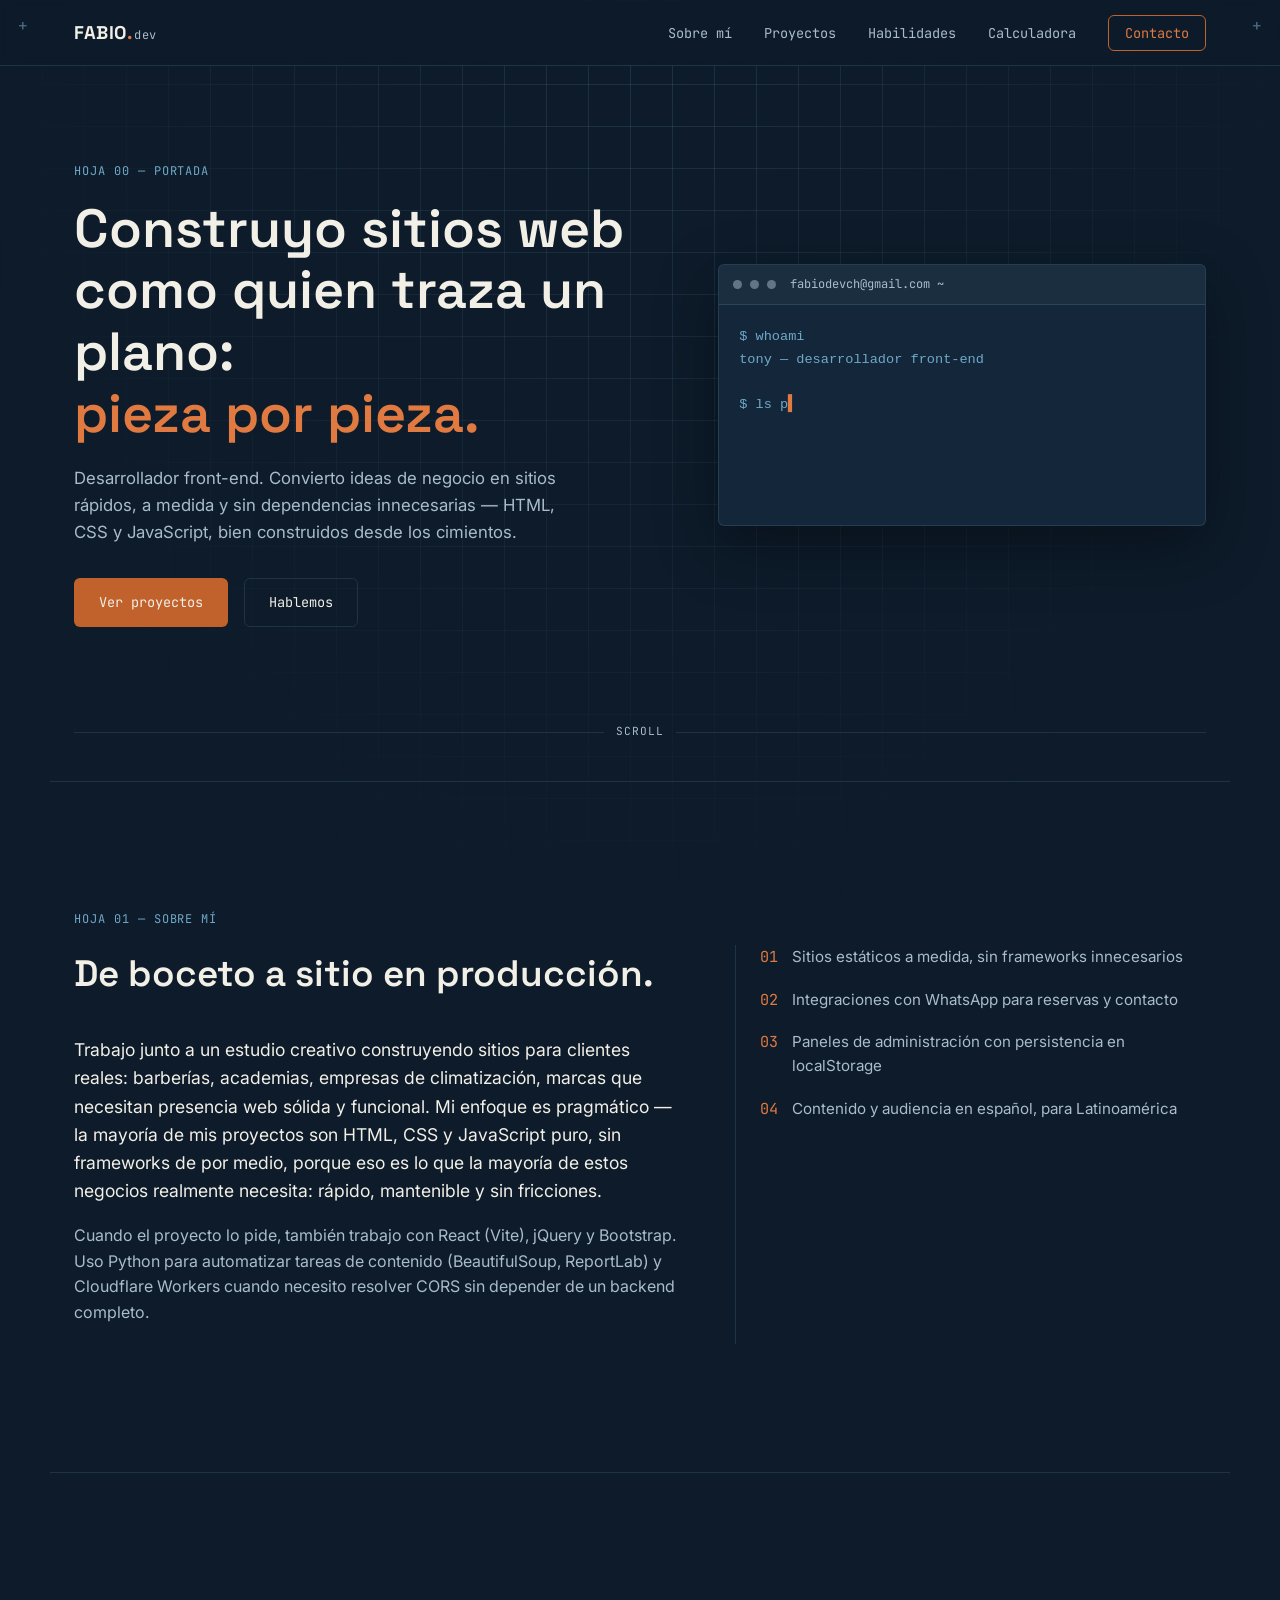
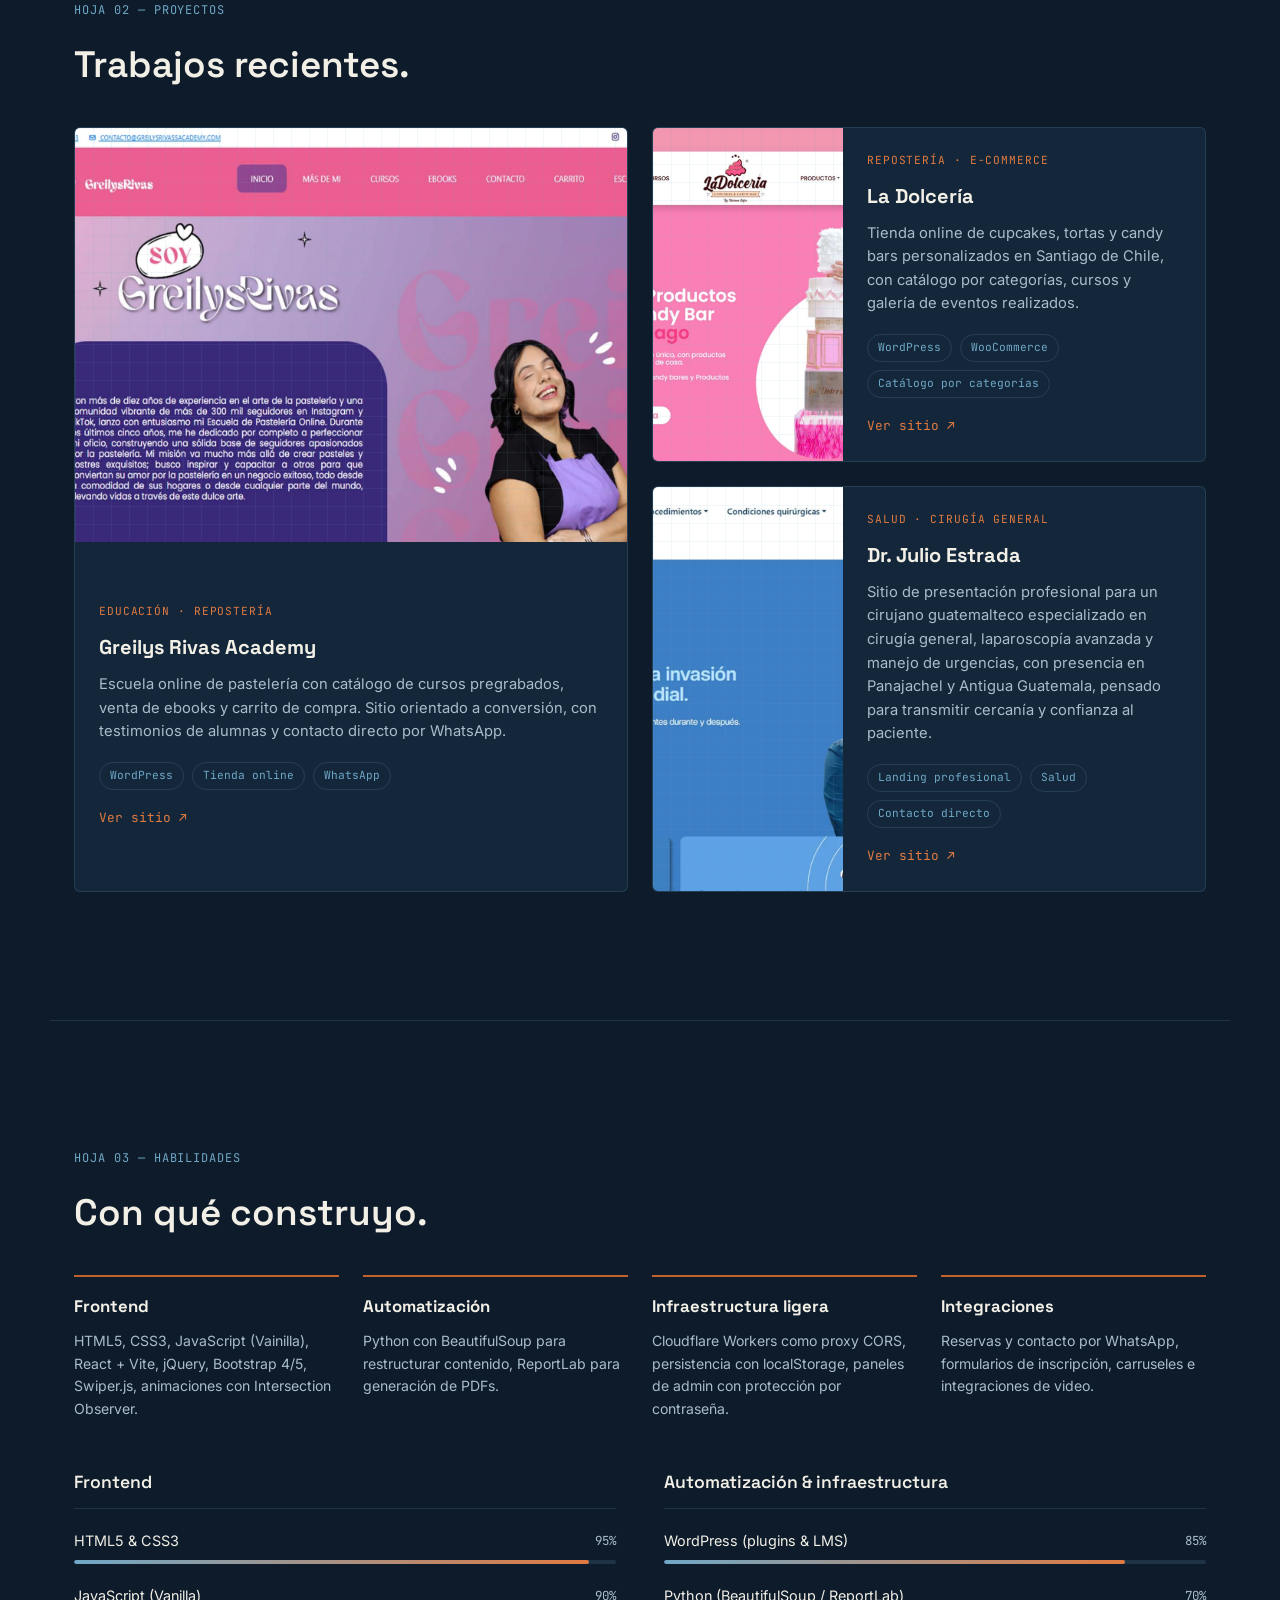
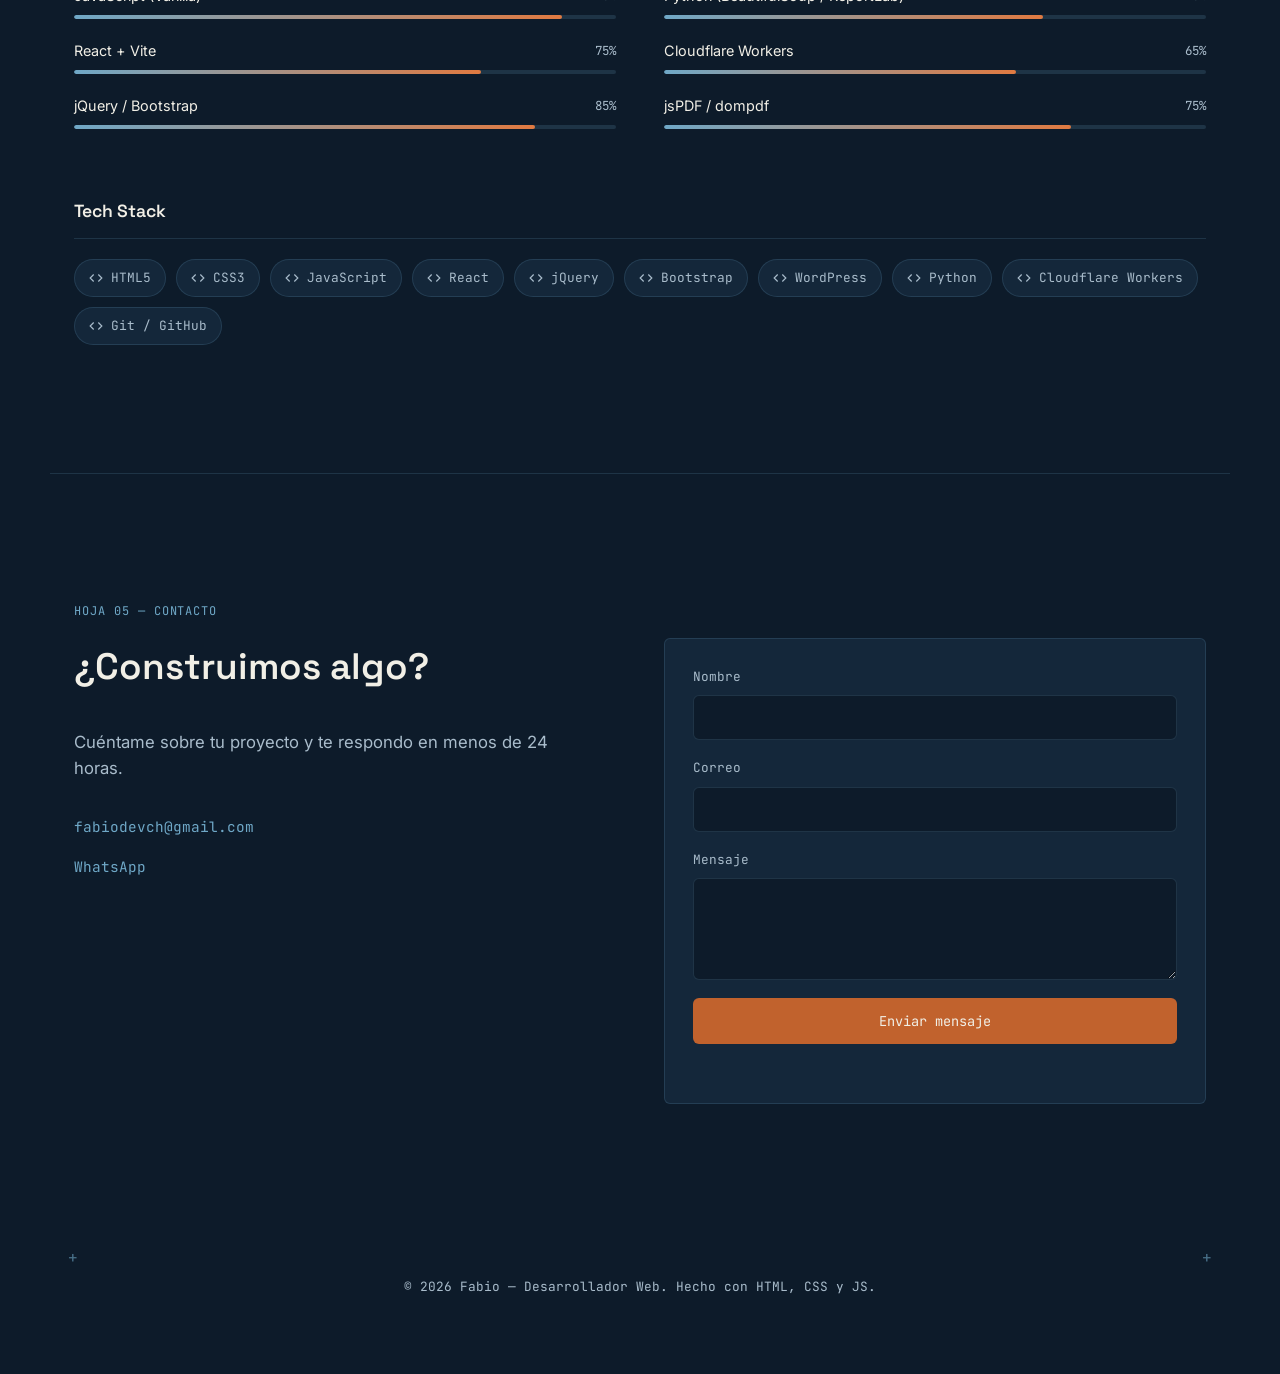
<file: index.html>
<!doctype html>
<html lang="es">
  <head>
    <meta charset="UTF-8" />
    <meta name="viewport" content="width=device-width, initial-scale=1.0" />
    <title>Fabio — Desarrollador Web Front-End</title>
    <meta
      name="description"
      content="Portafolio de Fabio, desarrollador web front-end. Sitios a medida en HTML, CSS y JavaScript para negocios reales."
    />

    <link rel="preconnect" href="https://fonts.googleapis.com" />
    <link rel="preconnect" href="https://fonts.gstatic.com" crossorigin />
    <link
      href="https://fonts.googleapis.com/css2?family=Space+Grotesk:wght@400;500;600;700&family=Inter:wght@400;500;600&family=JetBrains+Mono:wght@400;500&display=swap"
      rel="stylesheet"
    />

    <link rel="stylesheet" href="css/styles.css" />
  </head>
  <body>
    <div class="blueprint-grid" aria-hidden="true"></div>

    <header class="site-header">
      <div class="reg-mark reg-mark--tl" aria-hidden="true">+</div>
      <div class="reg-mark reg-mark--tr" aria-hidden="true">+</div>

      <nav class="navbar">
        <a href="#inicio" class="brand"
          >FABIO<span class="brand-dot">.</span
          ><span class="brand-tag">dev</span></a
        >

        <button
          class="nav-toggle"
          id="navToggle"
          aria-label="Abrir menú"
          aria-expanded="false"
          aria-controls="navMenu"
        >
          <span></span><span></span><span></span>
        </button>

        <ul class="nav-menu" id="navMenu">
          <li><a href="#sobre-mi" class="nav-link">Sobre mí</a></li>
          <li><a href="#proyectos" class="nav-link">Proyectos</a></li>
          <li><a href="#habilidades" class="nav-link">Habilidades</a></li>
          <li><a href="calculadora.html" class="nav-link">Calculadora</a></li>
          <li>
            <a href="#contacto" class="nav-link nav-link--cta">Contacto</a>
          </li>
        </ul>
      </nav>
    </header>

    <main>
      <!-- HERO -->
      <section id="inicio" class="hero">
        <div class="hero-copy">
          <p class="sheet-label">HOJA 00 — PORTADA</p>
          <h1 class="hero-title">
            Construyo sitios web<br />como quien traza un plano:<br /><span
              class="accent"
              >pieza por pieza.</span
            >
          </h1>
          <p class="hero-sub">
            Desarrollador front-end. Convierto ideas de negocio en sitios
            rápidos, a medida y sin dependencias innecesarias — HTML, CSS y
            JavaScript, bien construidos desde los cimientos.
          </p>
          <div class="hero-actions">
            <a href="#proyectos" class="btn btn--primary">Ver proyectos</a>
            <a href="#contacto" class="btn btn--ghost">Hablemos</a>
          </div>
        </div>

        <div class="hero-terminal" aria-hidden="true">
          <div class="terminal-bar">
            <span class="dot"></span><span class="dot"></span
            ><span class="dot"></span>
            <span class="terminal-title">fabiodevch@gmail.com ~ </span>
          </div>
          <pre
            class="terminal-body"
          ><code id="terminalOutput"></code><span class="cursor">▌</span></pre>
        </div>
      </section>

      <div class="dim-divider" aria-hidden="true">
        <span></span><em>scroll</em><span></span>
      </div>

      <!-- SOBRE MÍ -->
      <section id="sobre-mi" class="section reveal">
        <p class="sheet-label">HOJA 01 — SOBRE MÍ</p>
        <div class="about-grid">
          <div class="about-text">
            <h2 class="section-title">De boceto a sitio en producción.</h2>
            <p>
              Trabajo junto a un estudio creativo construyendo sitios para
              clientes reales: barberías, academias, empresas de climatización,
              marcas que necesitan presencia web sólida y funcional. Mi enfoque
              es pragmático — la mayoría de mis proyectos son HTML, CSS y
              JavaScript puro, sin frameworks de por medio, porque eso es lo que
              la mayoría de estos negocios realmente necesita: rápido,
              mantenible y sin fricciones.
            </p>
            <p>
              Cuando el proyecto lo pide, también trabajo con React (Vite),
              jQuery y Bootstrap. Uso Python para automatizar tareas de
              contenido (BeautifulSoup, ReportLab) y Cloudflare Workers cuando
              necesito resolver CORS sin depender de un backend completo.
            </p>
          </div>
          <ul class="about-facts">
            <li>
              <span class="fact-num">01</span>Sitios estáticos a medida, sin
              frameworks innecesarios
            </li>
            <li>
              <span class="fact-num">02</span>Integraciones con WhatsApp para
              reservas y contacto
            </li>
            <li>
              <span class="fact-num">03</span>Paneles de administración con
              persistencia en localStorage
            </li>
            <li>
              <span class="fact-num">04</span>Contenido y audiencia en español,
              para Latinoamérica
            </li>
          </ul>
        </div>
      </section>

      <!-- PROYECTOS -->
      <section id="proyectos" class="section reveal">
        <p class="sheet-label">HOJA 02 — PROYECTOS</p>
        <h2 class="section-title">Trabajos recientes.</h2>

        <div class="projects-grid">
          <article class="project-card">
            <div class="project-thumb">
              <div class="project-thumb-pattern"></div>
              <img
                src="img/portafo-1.webp"
                alt=""
                class="portafo-img"
                style="width: 100%; height: 100%; object-fit: cover"
              />
            </div>
            <div class="project-info">
              <p class="project-tag">Educación · Repostería</p>
              <h3>Greilys Rivas Academy</h3>
              <p class="project-desc">
                Escuela online de pastelería con catálogo de cursos pregrabados,
                venta de ebooks y carrito de compra. Sitio orientado a
                conversión, con testimonios de alumnas y contacto directo por
                WhatsApp.
              </p>
              <ul class="project-stack">
                <li>WordPress</li>
                <li>Tienda online</li>
                <li>WhatsApp</li>
              </ul>
              <a
                href="https://greilysrivassacademy.com/"
                target="_blank"
                rel="noopener"
                class="project-link"
                >Ver sitio ↗</a
              >
            </div>
          </article>

          <article class="project-card">
            <div class="project-thumb">
              <div class="project-thumb-pattern"></div>
              <img
                src="img/portafo-2.webp"
                alt=""
                class="portafo-img"
                style="width: 100%; height: 100%; object-fit: cover"
              />
            </div>
            <div class="project-info">
              <p class="project-tag">Repostería · E-commerce</p>
              <h3>La Dolcería</h3>
              <p class="project-desc">
                Tienda online de cupcakes, tortas y candy bars personalizados en
                Santiago de Chile, con catálogo por categorías, cursos y galería
                de eventos realizados.
              </p>
              <ul class="project-stack">
                <li>WordPress</li>
                <li>WooCommerce</li>
                <li>Catálogo por categorías</li>
              </ul>
              <a
                href="https://ladolceria.cl/"
                target="_blank"
                rel="noopener"
                class="project-link"
                >Ver sitio ↗</a
              >
            </div>
          </article>

          <article class="project-card">
            <div class="project-thumb">
              <div class="project-thumb-pattern"></div>
              <img
                src="img/portafo-3.webp"
                alt=""
                class="portafo-img"
                style="width: 100%; height: 100%; object-fit: cover"
              />
            </div>
            <div class="project-info">
              <p class="project-tag">Salud · Cirugía general</p>
              <h3>Dr. Julio Estrada</h3>
              <p class="project-desc">
                Sitio de presentación profesional para un cirujano guatemalteco
                especializado en cirugía general, laparoscopía avanzada y manejo
                de urgencias, con presencia en Panajachel y Antigua Guatemala,
                pensado para transmitir cercanía y confianza al paciente.
              </p>
              <ul class="project-stack">
                <li>Landing profesional</li>
                <li>Salud</li>
                <li>Contacto directo</li>
              </ul>
              <a
                href="https://drjulioestrada.com/"
                target="_blank"
                rel="noopener"
                class="project-link"
                >Ver sitio ↗</a
              >
            </div>
          </article>

          <!-- <article class="project-card">
            <div class="project-thumb">
              <div class="project-thumb-pattern"></div>
              <img
                src="img/portafo-4.webp"
                alt=""
                class="portafo-img"
                style="width: 100%; height: 100%; object-fit: cover"
              />
            </div>
            <div class="project-info">
              <p class="project-tag">Ingeniería · Arquitectura</p>
              <h3>Enginc</h3>
              <p class="project-desc">
                Escuela de formación online enfocada en las especialidades más
                requeridas del sector de la Ingeniería y la Arquitectura, con
                programas orientados a la certificación profesional.
              </p>
              <ul class="project-stack">
                <li>Sitio tipo E-Commerce</li>
                <li>Ingeniería</li>
                <li>Educación</li>
              </ul>
              <a
                href="https://enginc.org/"
                target="_blank"
                rel="noopener"
                class="project-link"
                >Ver sitio ↗</a
              >
            </div>
          </article> -->
        </div>
      </section>

      <!-- HABILIDADES -->
      <section id="habilidades" class="section reveal">
        <p class="sheet-label">HOJA 03 — HABILIDADES</p>
        <h2 class="section-title">Con qué construyo.</h2>

        <div class="skills-grid">
          <div class="skill-block">
            <h3>Frontend</h3>
            <p>
              HTML5, CSS3, JavaScript (Vainilla), React + Vite, jQuery,
              Bootstrap 4/5, Swiper.js, animaciones con Intersection Observer.
            </p>
          </div>
          <div class="skill-block">
            <h3>Automatización</h3>
            <p>
              Python con BeautifulSoup para restructurar contenido, ReportLab
              para generación de PDFs.
            </p>
          </div>
          <div class="skill-block">
            <h3>Infraestructura ligera</h3>
            <p>
              Cloudflare Workers como proxy CORS, persistencia con localStorage,
              paneles de admin con protección por contraseña.
            </p>
          </div>
          <div class="skill-block">
            <h3>Integraciones</h3>
            <p>
              Reservas y contacto por WhatsApp, formularios de inscripción,
              carruseles e integraciones de video.
            </p>
          </div>
        </div>

        <div class="skill-bars-grid">
          <div class="skill-bar-category">
            <h4>Frontend</h4>
            <div class="skill-bar">
              <div class="skill-bar-header">
                <span class="skill-bar-name">HTML5 &amp; CSS3</span
                ><span class="skill-bar-pct">95%</span>
              </div>
              <div class="skill-bar-track">
                <div class="skill-bar-fill" style="--w: 95%"></div>
              </div>
            </div>
            <div class="skill-bar">
              <div class="skill-bar-header">
                <span class="skill-bar-name">JavaScript (Vanilla)</span
                ><span class="skill-bar-pct">90%</span>
              </div>
              <div class="skill-bar-track">
                <div class="skill-bar-fill" style="--w: 90%"></div>
              </div>
            </div>
            <div class="skill-bar">
              <div class="skill-bar-header">
                <span class="skill-bar-name">React + Vite</span
                ><span class="skill-bar-pct">75%</span>
              </div>
              <div class="skill-bar-track">
                <div class="skill-bar-fill" style="--w: 75%"></div>
              </div>
            </div>
            <div class="skill-bar">
              <div class="skill-bar-header">
                <span class="skill-bar-name">jQuery / Bootstrap</span
                ><span class="skill-bar-pct">85%</span>
              </div>
              <div class="skill-bar-track">
                <div class="skill-bar-fill" style="--w: 85%"></div>
              </div>
            </div>
          </div>

          <div class="skill-bar-category">
            <h4>Automatización &amp; infraestructura</h4>
            <div class="skill-bar">
              <div class="skill-bar-header">
                <span class="skill-bar-name">WordPress (plugins &amp; LMS)</span
                ><span class="skill-bar-pct">85%</span>
              </div>
              <div class="skill-bar-track">
                <div class="skill-bar-fill" style="--w: 85%"></div>
              </div>
            </div>
            <div class="skill-bar">
              <div class="skill-bar-header">
                <span class="skill-bar-name"
                  >Python (BeautifulSoup / ReportLab)</span
                ><span class="skill-bar-pct">70%</span>
              </div>
              <div class="skill-bar-track">
                <div class="skill-bar-fill" style="--w: 70%"></div>
              </div>
            </div>
            <div class="skill-bar">
              <div class="skill-bar-header">
                <span class="skill-bar-name">Cloudflare Workers</span
                ><span class="skill-bar-pct">65%</span>
              </div>
              <div class="skill-bar-track">
                <div class="skill-bar-fill" style="--w: 65%"></div>
              </div>
            </div>
            <div class="skill-bar">
              <div class="skill-bar-header">
                <span class="skill-bar-name">jsPDF / dompdf</span
                ><span class="skill-bar-pct">75%</span>
              </div>
              <div class="skill-bar-track">
                <div class="skill-bar-fill" style="--w: 75%"></div>
              </div>
            </div>
          </div>
        </div>

        <div class="tech-stack">
          <h4>Tech Stack</h4>
          <div class="tech-icons">
            <div class="tech-icon">
              <svg
                viewBox="0 0 24 24"
                fill="none"
                stroke="currentColor"
                stroke-width="2"
              >
                <polyline points="8 6 2 12 8 18" />
                <polyline points="16 6 22 12 16 18" /></svg
              >HTML5
            </div>
            <div class="tech-icon">
              <svg
                viewBox="0 0 24 24"
                fill="none"
                stroke="currentColor"
                stroke-width="2"
              >
                <polyline points="8 6 2 12 8 18" />
                <polyline points="16 6 22 12 16 18" /></svg
              >CSS3
            </div>
            <div class="tech-icon">
              <svg
                viewBox="0 0 24 24"
                fill="none"
                stroke="currentColor"
                stroke-width="2"
              >
                <polyline points="8 6 2 12 8 18" />
                <polyline points="16 6 22 12 16 18" /></svg
              >JavaScript
            </div>
            <div class="tech-icon">
              <svg
                viewBox="0 0 24 24"
                fill="none"
                stroke="currentColor"
                stroke-width="2"
              >
                <polyline points="8 6 2 12 8 18" />
                <polyline points="16 6 22 12 16 18" /></svg
              >React
            </div>
            <div class="tech-icon">
              <svg
                viewBox="0 0 24 24"
                fill="none"
                stroke="currentColor"
                stroke-width="2"
              >
                <polyline points="8 6 2 12 8 18" />
                <polyline points="16 6 22 12 16 18" /></svg
              >jQuery
            </div>
            <div class="tech-icon">
              <svg
                viewBox="0 0 24 24"
                fill="none"
                stroke="currentColor"
                stroke-width="2"
              >
                <polyline points="8 6 2 12 8 18" />
                <polyline points="16 6 22 12 16 18" /></svg
              >Bootstrap
            </div>
            <div class="tech-icon">
              <svg
                viewBox="0 0 24 24"
                fill="none"
                stroke="currentColor"
                stroke-width="2"
              >
                <polyline points="8 6 2 12 8 18" />
                <polyline points="16 6 22 12 16 18" /></svg
              >WordPress
            </div>
            <div class="tech-icon">
              <svg
                viewBox="0 0 24 24"
                fill="none"
                stroke="currentColor"
                stroke-width="2"
              >
                <polyline points="8 6 2 12 8 18" />
                <polyline points="16 6 22 12 16 18" /></svg
              >Python
            </div>
            <div class="tech-icon">
              <svg
                viewBox="0 0 24 24"
                fill="none"
                stroke="currentColor"
                stroke-width="2"
              >
                <polyline points="8 6 2 12 8 18" />
                <polyline points="16 6 22 12 16 18" /></svg
              >Cloudflare Workers
            </div>
            <div class="tech-icon">
              <svg
                viewBox="0 0 24 24"
                fill="none"
                stroke="currentColor"
                stroke-width="2"
              >
                <polyline points="8 6 2 12 8 18" />
                <polyline points="16 6 22 12 16 18" /></svg
              >Git / GitHub
            </div>
          </div>
        </div>
      </section>

      <!-- CONTACTO -->
      <section id="contacto" class="section reveal">
        <p class="sheet-label">HOJA 05 — CONTACTO</p>
        <div class="contact-grid">
          <div>
            <h2 class="section-title">¿Construimos algo?</h2>
            <p class="hero-sub">
              Cuéntame sobre tu proyecto y te respondo en menos de 24 horas.
            </p>
            <ul class="contact-links">
              <li>
                <a href="mailto:fabiodevch@gmail.com">fabiodevch@gmail.com</a>
              </li>
              <li>
                <a
                  href="https://wa.me/00000000000"
                  target="_blank"
                  rel="noopener"
                  >WhatsApp</a
                >
              </li>
              <!-- <li><a href="#" target="_blank" rel="noopener">GitHub</a></li>
              <li><a href="#" target="_blank" rel="noopener">LinkedIn</a></li> -->
            </ul>
          </div>

          <form
            class="contact-form"
            id="contactForm"
            action="https://formspree.io/f/TU_ID_DE_FORMSPREE"
            method="POST"
            novalidate
          >
            <label class="form-field">
              <span>Nombre</span>
              <input type="text" name="nombre" required />
            </label>
            <label class="form-field">
              <span>Correo</span>
              <input type="email" name="correo" required />
            </label>
            <label class="form-field">
              <span>Mensaje</span>
              <textarea name="mensaje" rows="4" required></textarea>
            </label>
            <button type="submit" class="btn btn--primary btn--full">
              Enviar mensaje
            </button>
            <p class="form-status" id="formStatus" role="status"></p>
          </form>
        </div>
      </section>
    </main>

    <footer class="site-footer">
      <div class="reg-mark reg-mark--bl" aria-hidden="true">+</div>
      <div class="reg-mark reg-mark--br" aria-hidden="true">+</div>
      <p>
        © <span id="year"></span> Fabio — Desarrollador Web. Hecho con HTML, CSS
        y JS.
      </p>
    </footer>

    <script src="js/main.js"></script>
  </body>
</html>
</file>
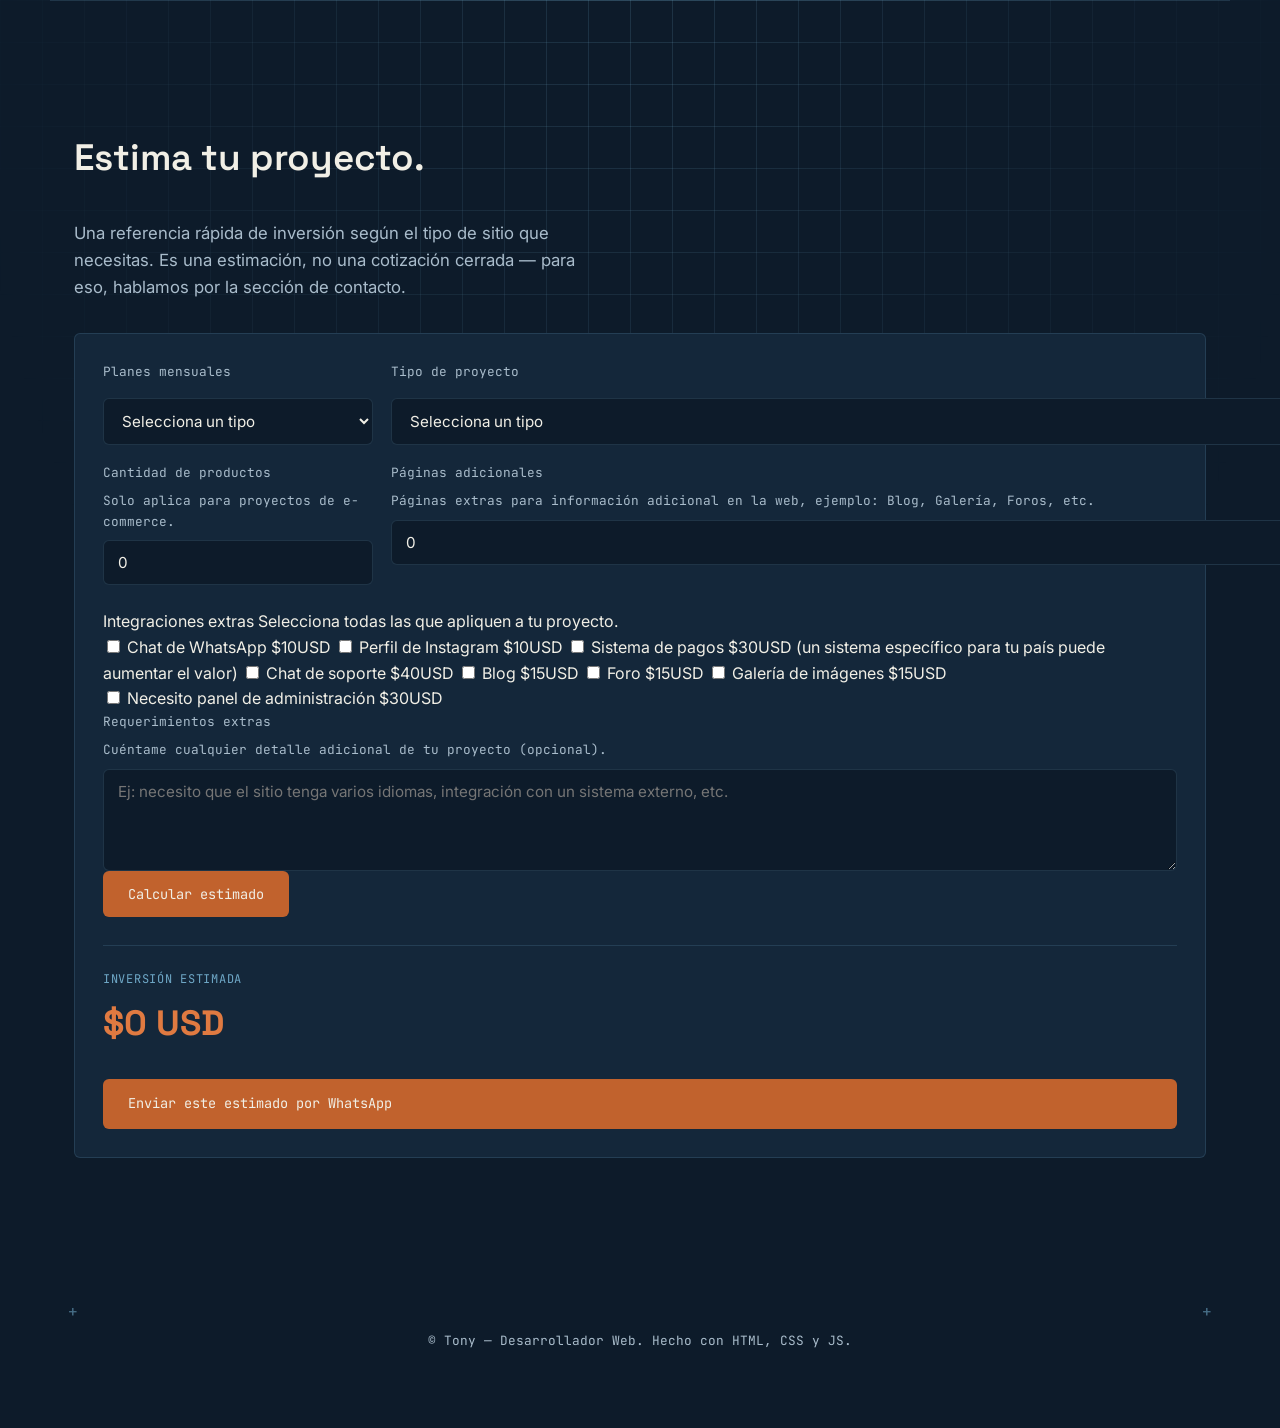
<file: calculadora.html>
<!doctype html>
<html lang="es">
  <head>
    <meta charset="UTF-8" />
    <meta name="viewport" content="width=device-width, initial-scale=1.0" />
    <title>Tony — Desarrollador Web Front-End</title>
    <meta
      name="description"
      content="Portafolio de Tony, desarrollador web front-end. Sitios a medida en HTML, CSS y JavaScript para negocios reales."
    />

    <link rel="preconnect" href="https://fonts.googleapis.com" />
    <link rel="preconnect" href="https://fonts.gstatic.com" crossorigin />
    <link
      href="https://fonts.googleapis.com/css2?family=Space+Grotesk:wght@400;500;600;700&family=Inter:wght@400;500;600&family=JetBrains+Mono:wght@400;500&display=swap"
      rel="stylesheet"
    />

    <link rel="stylesheet" href="css/styles.css" />
  </head>
  <body>
    <div class="blueprint-grid" aria-hidden="true"></div>

    <main>
      <!-- CALCULADORA DE SERVICIOS -->
      <section id="calculadora" class="section">
        <h2 class="section-title">Estima tu proyecto.</h2>
        <p class="hero-sub" style="margin-bottom: 32px">
          Una referencia rápida de inversión según el tipo de sitio que
          necesitas. Es una estimación, no una cotización cerrada — para eso,
          hablamos por la sección de contacto.
        </p>

        <div class="calc-card">
          <form id="calcForm" class="calc-form">
            <div class="calc-grid">
              <label class="form-field">
                <span class="field-label">Planes mensuales</span>
                <span class="field-hint"></span>
                <select id="calcPlan" required>
                  <option value="" disabled selected>Selecciona un tipo</option>
                  <option value="basico">Plan Básico $40USD</option>
                  <option value="avanzado">Plan Avanzado $60USD</option>
                  <option value="plus">Plan Plus $100USD</option>
                </select>
              </label>

              <label class="form-field">
                <span class="field-label">Tipo de proyecto</span>
                <span class="field-hint"></span>
                <select id="calcTipo" required>
                  <option value="" disabled selected>Selecciona un tipo</option>
                  <option value="landing">Landing Page $30USD</option>
                  <option value="portafolio">Portafolio $60USD</option>
                  <option value="ecommerce">E-commerce $120USD</option>
                  <option value="adicion">
                    Agregar información nueva $40USD
                  </option>
                  <option value="actualizacion">
                    Actualización del sitio $100USD (el precio mostrado es un
                    estimado, puede variar dependiendo de la complejidad del
                    trabajo)
                  </option>
                </select>
              </label>

              <div class="form-field" id="calcProductosField" hidden>
                <span class="field-label">Cantidad de productos</span>
                <span class="field-hint"
                  >Solo aplica para proyectos de e-commerce.</span
                >
                <input
                  type="number"
                  id="calcProductos"
                  min="0"
                  step="1"
                  value="0"
                />
              </div>

              <label class="form-field">
                <span class="field-label">Páginas adicionales</span>
                <span class="field-hint"
                  >Páginas extras para información adicional en la web, ejemplo:
                  Blog, Galería, Foros, etc.</span
                >
                <input
                  type="number"
                  id="calcPaginasExtra"
                  min="0"
                  step="1"
                  value="0"
                />
              </label>
            </div>

            <div class="calc-check-section">
              <span class="field-label">Integraciones extras</span>
              <span class="field-hint"
                >Selecciona todas las que apliquen a tu proyecto.</span
              >
              <div class="calc-check-grid" id="calcIntegracionesGrid">
                <label class="calc-check">
                  <input
                    type="checkbox"
                    name="integraciones"
                    value="whatsapp"
                  />
                  <span class="calc-check-box" aria-hidden="true"></span>
                  <span class="calc-check-text">Chat de WhatsApp $10USD</span>
                </label>
                <label class="calc-check">
                  <input
                    type="checkbox"
                    name="integraciones"
                    value="instagram"
                  />
                  <span class="calc-check-box" aria-hidden="true"></span>
                  <span class="calc-check-text"
                    >Perfil de Instagram $10USD</span
                  >
                </label>
                <label class="calc-check">
                  <input type="checkbox" name="integraciones" value="pagos" />
                  <span class="calc-check-box" aria-hidden="true"></span>
                  <span class="calc-check-text"
                    >Sistema de pagos $30USD
                    <span class="calc-check-note"
                      >(un sistema específico para tu país puede aumentar el
                      valor)</span
                    ></span
                  >
                </label>
                <label class="calc-check">
                  <input type="checkbox" name="integraciones" value="soporte" />
                  <span class="calc-check-box" aria-hidden="true"></span>
                  <span class="calc-check-text">Chat de soporte $40USD</span>
                </label>
                <label class="calc-check">
                  <input type="checkbox" name="integraciones" value="blog" />
                  <span class="calc-check-box" aria-hidden="true"></span>
                  <span class="calc-check-text">Blog $15USD</span>
                </label>
                <label class="calc-check">
                  <input type="checkbox" name="integraciones" value="foro" />
                  <span class="calc-check-box" aria-hidden="true"></span>
                  <span class="calc-check-text">Foro $15USD</span>
                </label>
                <label class="calc-check">
                  <input type="checkbox" name="integraciones" value="galeria" />
                  <span class="calc-check-box" aria-hidden="true"></span>
                  <span class="calc-check-text"
                    >Galería de imágenes $15USD</span
                  >
                </label>
              </div>
            </div>

            <label class="calc-toggle">
              <input type="checkbox" id="calcAdmin" />
              <span class="calc-toggle-track" aria-hidden="true">
                <span class="calc-toggle-thumb"></span>
              </span>
              <span class="calc-toggle-text"
                >Necesito panel de administración $30USD</span
              >
            </label>

            <label class="form-field">
              <span class="field-label">Requerimientos extras</span>
              <span class="field-hint"
                >Cuéntame cualquier detalle adicional de tu proyecto
                (opcional).</span
              >
              <textarea
                id="calcRequerimientos"
                rows="4"
                placeholder="Ej: necesito que el sitio tenga varios idiomas, integración con un sistema externo, etc."
              ></textarea>
            </label>

            <button type="submit" class="btn btn--primary">
              Calcular estimado
            </button>
          </form>

          <div class="calc-result" id="calcResult" hidden>
            <span class="calc-result-label">Inversión estimada</span>
            <strong class="calc-result-value" id="calcResultValue"
              >$0 USD</strong
            >
            <span class="calc-result-hint" id="calcResultHint"></span>
            <a
              href="#"
              id="calcWhatsappBtn"
              class="btn btn--primary"
              target="_blank"
              rel="noopener"
              style="margin-top: 16px; display: inline-flex"
              hidden
            >
              Enviar este estimado por WhatsApp
            </a>
          </div>
        </div>
      </section>
    </main>

    <footer class="site-footer">
      <div class="reg-mark reg-mark--bl" aria-hidden="true">+</div>
      <div class="reg-mark reg-mark--br" aria-hidden="true">+</div>
      <p>
        © <span id="year"></span> Tony — Desarrollador Web. Hecho con HTML, CSS
        y JS.
      </p>
    </footer>

    <script src="js/calculadora.js"></script>
  </body>
</html>
</file>
<file: css/styles.css>
/* ============================================
   TOKENS
============================================ */
:root {
  --ink-navy: #0d1b2a;
  --panel-navy: #14273a;
  --line-cyan: #6fa8c7;
  --line-cyan-dim: rgba(111, 168, 199, 0.18);
  --paper: #f1efe6;
  --slate: #a9bccb;
  --copper: #c1622d;
  --copper-bright: #e07a41;

  --font-display: "Space Grotesk", sans-serif;
  --font-body: "Inter", sans-serif;
  --font-mono: "JetBrains Mono", monospace;

  --radius: 6px;
  --max-width: 1180px;
  --section-pad: clamp(64px, 10vw, 128px);
}

* {
  box-sizing: border-box;
}

html {
  scroll-behavior: smooth;
}

body {
  margin: 0;
  background: var(--ink-navy);
  color: var(--paper);
  font-family: var(--font-body);
  line-height: 1.6;
  -webkit-font-smoothing: antialiased;
}

img {
  max-width: 100%;
  display: block;
}

a {
  color: inherit;
  text-decoration: none;
}

ul {
  list-style: none;
  margin: 0;
  padding: 0;
}

:focus-visible {
  outline: 2px solid var(--copper-bright);
  outline-offset: 3px;
}

/* ============================================
   BLUEPRINT GRID BACKGROUND
============================================ */
.blueprint-grid {
  position: fixed;
  inset: 0;
  z-index: -1;
  background-image:
    linear-gradient(var(--line-cyan-dim) 1px, transparent 1px),
    linear-gradient(90deg, var(--line-cyan-dim) 1px, transparent 1px);
  background-size: 42px 42px;
  mask-image: radial-gradient(ellipse at top, black 0%, transparent 75%);
}

.reg-mark {
  position: absolute;
  font-family: var(--font-mono);
  color: var(--line-cyan);
  opacity: 0.6;
  font-size: 1rem;
  line-height: 1;
}
.reg-mark--tl {
  top: 18px;
  left: 18px;
}
.reg-mark--tr {
  top: 18px;
  right: 18px;
}
.reg-mark--bl {
  top: 18px;
  left: 18px;
}
.reg-mark--br {
  top: 18px;
  right: 18px;
}

/* ============================================
   HEADER / NAV
============================================ */
.site-header {
  position: sticky;
  top: 0;
  z-index: 50;
  background: rgba(13, 27, 42, 0.85);
  backdrop-filter: blur(8px);
  border-bottom: 1px solid var(--line-cyan-dim);
}

.navbar {
  max-width: var(--max-width);
  margin: 0 auto;
  padding: 18px 24px;
  display: flex;
  align-items: center;
  justify-content: space-between;
}

.brand {
  font-family: var(--font-display);
  font-weight: 700;
  font-size: 1.15rem;
  letter-spacing: 0.03em;
}
.brand-dot {
  color: var(--copper-bright);
}
.brand-tag {
  font-family: var(--font-mono);
  font-weight: 400;
  font-size: 0.75rem;
  color: var(--slate);
  margin-left: 2px;
}

.nav-menu {
  display: flex;
  align-items: center;
  gap: 32px;
}

.nav-link {
  font-family: var(--font-mono);
  font-size: 0.85rem;
  color: var(--slate);
  transition: color 0.2s ease;
}
.nav-link:hover {
  color: var(--paper);
}

.nav-link--cta {
  color: var(--copper-bright);
  border: 1px solid var(--copper);
  padding: 8px 16px;
  border-radius: var(--radius);
}
.nav-link--cta:hover {
  background: var(--copper);
  color: var(--paper);
}

.nav-toggle {
  display: none;
  flex-direction: column;
  gap: 5px;
  background: none;
  border: none;
  cursor: pointer;
  padding: 8px;
}
.nav-toggle span {
  width: 24px;
  height: 2px;
  background: var(--paper);
  transition:
    transform 0.2s ease,
    opacity 0.2s ease;
}

/* ============================================
   HERO
============================================ */
.hero {
  max-width: var(--max-width);
  margin: 0 auto;
  padding: clamp(48px, 8vw, 96px) 24px;
  display: grid;
  grid-template-columns: 1.1fr 0.9fr;
  gap: 48px;
  align-items: center;
}

.sheet-label {
  font-family: var(--font-mono);
  font-size: 0.75rem;
  letter-spacing: 0.08em;
  color: var(--line-cyan);
  margin: 0 0 16px;
  text-transform: uppercase;
}

.hero-title {
  font-family: var(--font-display);
  font-size: clamp(2.1rem, 4.2vw, 3.4rem);
  line-height: 1.15;
  margin: 0 0 20px;
  font-weight: 600;
}
.hero-title .accent {
  color: var(--copper-bright);
}

.hero-sub {
  color: var(--slate);
  font-size: 1.05rem;
  max-width: 46ch;
  margin: 0 0 32px;
}

.hero-actions {
  display: flex;
  gap: 16px;
  flex-wrap: wrap;
}

.btn {
  font-family: var(--font-mono);
  font-size: 0.85rem;
  padding: 13px 24px;
  border-radius: var(--radius);
  border: 1px solid transparent;
  cursor: pointer;
  display: inline-block;
  transition:
    transform 0.15s ease,
    background 0.2s ease,
    border-color 0.2s ease;
}
.btn:hover {
  transform: translateY(-2px);
}

.btn--primary {
  background: var(--copper);
  color: var(--paper);
}
.btn--primary:hover {
  background: var(--copper-bright);
}

.btn--ghost {
  border-color: var(--line-cyan-dim);
  color: var(--paper);
}
.btn--ghost:hover {
  border-color: var(--line-cyan);
}

.btn--full {
  width: 100%;
  text-align: center;
}

/* Terminal signature element */
.hero-terminal {
  background: var(--panel-navy);
  border: 1px solid var(--line-cyan-dim);
  border-radius: var(--radius);
  overflow: hidden;
  box-shadow: 0 20px 60px rgba(0, 0, 0, 0.35);
}

.terminal-bar {
  display: flex;
  align-items: center;
  gap: 8px;
  padding: 10px 14px;
  background: rgba(255, 255, 255, 0.03);
  border-bottom: 1px solid var(--line-cyan-dim);
}
.terminal-bar .dot {
  width: 9px;
  height: 9px;
  border-radius: 50%;
  background: var(--slate);
  opacity: 0.5;
}
.terminal-title {
  font-family: var(--font-mono);
  font-size: 0.75rem;
  color: var(--slate);
  margin-left: 6px;
}

.terminal-body {
  margin: 0;
  padding: 20px;
  font-family: var(--font-mono);
  font-size: 0.85rem;
  color: var(--line-cyan);
  min-height: 220px;
  white-space: pre-wrap;
  word-break: break-word;
}
.cursor {
  color: var(--copper-bright);
  animation: blink 1s step-end infinite;
}
@keyframes blink {
  50% {
    opacity: 0;
  }
}

/* Divider */
.dim-divider {
  max-width: var(--max-width);
  margin: 0 auto;
  padding: 0 24px 40px;
  display: flex;
  align-items: center;
  gap: 12px;
  color: var(--slate);
}
.dim-divider span {
  flex: 1;
  height: 1px;
  background: var(--line-cyan-dim);
}
.dim-divider em {
  font-family: var(--font-mono);
  font-size: 0.7rem;
  font-style: normal;
  letter-spacing: 0.1em;
  text-transform: uppercase;
}

/* ============================================
   SECTIONS (general)
============================================ */
.section {
  max-width: var(--max-width);
  margin: 0 auto;
  padding: var(--section-pad) 24px;
  border-top: 1px solid var(--line-cyan-dim);
}

.section-title {
  font-family: var(--font-display);
  font-size: clamp(1.6rem, 3vw, 2.3rem);
  font-weight: 600;
  margin: 0 0 32px;
}

.reveal {
  opacity: 0;
  transform: translateY(24px);
  transition:
    opacity 0.6s ease,
    transform 0.6s ease;
}
.reveal.is-visible {
  opacity: 1;
  transform: translateY(0);
}

/* ============================================
   SOBRE MI
============================================ */
.about-grid {
  display: grid;
  grid-template-columns: 1.3fr 1fr;
  gap: 48px;
}
.about-text p {
  color: var(--slate);
  margin: 0 0 18px;
}
.about-text p:first-of-type {
  color: var(--paper);
  font-size: 1.1rem;
}

.about-facts {
  display: flex;
  flex-direction: column;
  gap: 18px;
  border-left: 1px solid var(--line-cyan-dim);
  padding-left: 24px;
}
.about-facts li {
  font-size: 0.95rem;
  color: var(--slate);
  display: flex;
  gap: 14px;
}
.fact-num {
  font-family: var(--font-mono);
  color: var(--copper-bright);
  flex-shrink: 0;
}

/* ============================================
   PROYECTOS
============================================ */
.projects-grid {
  display: grid;
  grid-template-columns: 1fr 1fr;
  grid-template-rows: auto auto;
  gap: 24px;
}

/* La primera tarjeta ocupa las dos filas — la "destacada" */
.project-card:first-child {
  grid-row: 1 / 3;
}
.project-card:first-child .project-thumb {
  aspect-ratio: 4 / 3;
}

.project-card {
  background: var(--panel-navy);
  border: 1px solid var(--line-cyan-dim);
  border-radius: var(--radius);
  overflow: hidden;
  transition:
    border-color 0.2s ease,
    transform 0.2s ease,
    box-shadow 0.2s ease;
  display: flex;
  flex-direction: column;
}

/* La 2ª y 3ª tarjeta se acomodan en columna, formato horizontal */
.project-card:nth-child(2),
.project-card:nth-child(3) {
  flex-direction: row;
}
.project-card:nth-child(2) .project-thumb,
.project-card:nth-child(3) .project-thumb {
  aspect-ratio: auto;
  min-width: 160px;
  max-width: 190px;
  flex-shrink: 0;
}

/* La última tarjeta ocupa todo el ancho, formato horizontal (como el 4º ítem de tooplate) */
.project-card:nth-child(4) {
  grid-column: 1 / -1;
  flex-direction: row;
}
.project-card:nth-child(4) .project-thumb {
  aspect-ratio: auto;
  min-width: 160px;
  max-width: 190px;
  flex-shrink: 0;
}

.project-card:hover {
  border-color: var(--line-cyan);
  transform: translateY(-4px);
  box-shadow: 0 20px 50px rgba(0, 0, 0, 0.35);
}

.project-thumb {
  aspect-ratio: 16 / 10;
  background: var(--ink-navy);
  position: relative;
  overflow: hidden;
  display: flex;
  align-items: center;
  justify-content: center;
  flex-shrink: 0;
}

.project-thumb-pattern {
  position: absolute;
  inset: 0;
  opacity: 0.5;
  background-image:
    linear-gradient(var(--line-cyan-dim) 1px, transparent 1px),
    linear-gradient(90deg, var(--line-cyan-dim) 1px, transparent 1px);
  background-size: 18px 18px;
}

.project-thumb-icon {
  position: relative;
  z-index: 1;
  font-family: var(--font-display);
  font-weight: 700;
  font-size: 2.4rem;
  color: var(--copper-bright);
  opacity: 0.85;
}

.project-info {
  padding: 24px;
  flex: 1;
  display: flex;
  flex-direction: column;
  justify-content: center;
}

.project-tag {
  font-family: var(--font-mono);
  font-size: 0.7rem;
  text-transform: uppercase;
  letter-spacing: 0.08em;
  color: var(--copper-bright);
  margin: 0 0 10px;
}

.project-card h3 {
  font-family: var(--font-display);
  font-size: 1.25rem;
  margin: 0 0 10px;
}

.project-desc {
  color: var(--slate);
  font-size: 0.92rem;
  margin: 0 0 18px;
}

.project-stack {
  display: flex;
  flex-wrap: wrap;
  gap: 8px;
}
.project-stack li {
  font-family: var(--font-mono);
  font-size: 0.7rem;
  color: var(--line-cyan);
  border: 1px solid var(--line-cyan-dim);
  padding: 4px 10px;
  border-radius: 999px;
}

.project-link {
  display: inline-block;
  margin-top: 18px;
  font-family: var(--font-mono);
  font-size: 0.8rem;
  color: var(--copper-bright);
  border-bottom: 1px solid transparent;
}
.project-link:hover {
  text-decoration: none;
}

/* ============================================
   HABILIDADES
============================================ */
.skills-grid {
  display: grid;
  grid-template-columns: repeat(4, 1fr);
  gap: 24px;
}
.skill-block {
  border-top: 2px solid var(--copper);
  padding-top: 16px;
}
.skill-block h3 {
  font-family: var(--font-display);
  font-size: 1.05rem;
  margin: 0 0 10px;
}
.skill-block p {
  color: var(--slate);
  font-size: 0.88rem;
  margin: 0;
}

/* ============================================
   CALCULADORA DE SERVICIOS
============================================ */
.calc-card {
  background: var(--panel-navy);
  border: 1px solid var(--line-cyan-dim);
  border-radius: var(--radius);
  padding: 28px;
}

.calc-grid {
  display: grid;
  grid-template-columns: repeat(2, 1fr);
  gap: 18px;
  margin-bottom: 24px;
}
.calc-grid select {
  font-family: var(--font-body);
  font-size: 0.95rem;
  background: var(--ink-navy);
  border: 1px solid var(--line-cyan-dim);
  border-radius: var(--radius);
  padding: 12px 14px;
  color: var(--paper);
}
.calc-grid select:focus {
  border-color: var(--line-cyan);
  outline: none;
}

.calc-checkbox {
  flex-direction: row;
  align-items: center;
  gap: 10px;
  font-family: var(--font-body);
  color: var(--paper);
  font-size: 0.95rem;
}
.calc-checkbox input {
  width: 18px;
  height: 18px;
  accent-color: var(--copper-bright);
}

.calc-result {
  margin-top: 28px;
  padding-top: 24px;
  border-top: 1px solid var(--line-cyan-dim);
  display: flex;
  flex-direction: column;
  gap: 6px;
}
.calc-result-label {
  font-family: var(--font-mono);
  font-size: 0.75rem;
  text-transform: uppercase;
  letter-spacing: 0.06em;
  color: var(--line-cyan);
}
.calc-result-value {
  font-family: var(--font-display);
  font-size: 2.2rem;
  color: var(--copper-bright);
}
.calc-result-hint {
  color: var(--slate);
  font-size: 0.88rem;
}

/* ============================================
   SKILL BARS + TECH STACK
============================================ */
.skill-bars-grid {
  display: grid;
  grid-template-columns: repeat(2, 1fr);
  gap: 48px;
  margin-top: 48px;
}

.skill-bar-category h4 {
  font-family: var(--font-display);
  font-size: 1.1rem;
  font-weight: 600;
  margin: 0 0 20px;
  padding-bottom: 12px;
  border-bottom: 1px solid var(--line-cyan-dim);
}

.skill-bar {
  margin-bottom: 20px;
}

.skill-bar-header {
  display: flex;
  justify-content: space-between;
  align-items: center;
  margin-bottom: 8px;
}

.skill-bar-name {
  font-size: 0.9rem;
  color: var(--paper);
}

.skill-bar-pct {
  font-family: var(--font-mono);
  font-size: 0.78rem;
  color: var(--slate);
}

.skill-bar-track {
  width: 100%;
  height: 4px;
  background: var(--line-cyan-dim);
  border-radius: 999px;
  overflow: hidden;
}

.skill-bar-fill {
  height: 100%;
  width: 0;
  border-radius: 999px;
  background: linear-gradient(90deg, var(--line-cyan), var(--copper-bright));
}

/* La barra solo "carga" cuando la sección entra en pantalla,
   reutilizando la clase .is-visible que ya agrega el observer de scroll. */
.reveal.is-visible .skill-bar-fill {
  width: var(--w);
  animation: barFill 1.1s ease-out forwards;
}

@keyframes barFill {
  from {
    width: 0;
  }
  to {
    width: var(--w);
  }
}

.tech-stack {
  margin-top: 48px;
}

.tech-stack h4 {
  font-family: var(--font-display);
  font-size: 1.1rem;
  font-weight: 600;
  margin: 0 0 20px;
  padding-bottom: 12px;
  border-bottom: 1px solid var(--line-cyan-dim);
}

.tech-icons {
  display: flex;
  flex-wrap: wrap;
  gap: 10px;
}

.tech-icon {
  display: flex;
  align-items: center;
  gap: 8px;
  padding: 8px 14px;
  background: var(--panel-navy);
  border: 1px solid var(--line-cyan-dim);
  border-radius: 999px;
  font-family: var(--font-mono);
  font-size: 0.8rem;
  color: var(--slate);
  transition:
    border-color 0.2s ease,
    color 0.2s ease,
    transform 0.2s ease;
}
.tech-icon:hover {
  border-color: var(--line-cyan);
  color: var(--paper);
  transform: translateY(-2px);
}
.tech-icon svg {
  width: 14px;
  height: 14px;
  flex-shrink: 0;
}

/* ============================================
   CONTACTO
============================================ */
.contact-grid {
  display: grid;
  grid-template-columns: 1fr 1fr;
  gap: 48px;
  align-items: start;
}

.contact-links {
  display: flex;
  flex-direction: column;
  gap: 14px;
  margin-top: 24px;
}
.contact-links a {
  font-family: var(--font-mono);
  font-size: 0.9rem;
  color: var(--line-cyan);
  border-bottom: 1px solid transparent;
}
.contact-links a:hover {
  border-color: var(--line-cyan);
}

.contact-form {
  background: var(--panel-navy);
  border: 1px solid var(--line-cyan-dim);
  border-radius: var(--radius);
  padding: 28px;
  display: flex;
  flex-direction: column;
  gap: 18px;
}

.form-field {
  display: flex;
  flex-direction: column;
  gap: 8px;
  font-family: var(--font-mono);
  font-size: 0.8rem;
  color: var(--slate);
}

.form-field input,
.form-field textarea {
  font-family: var(--font-body);
  font-size: 0.95rem;
  background: var(--ink-navy);
  border: 1px solid var(--line-cyan-dim);
  border-radius: var(--radius);
  padding: 12px 14px;
  color: var(--paper);
  resize: vertical;
}
.form-field input:focus,
.form-field textarea:focus {
  border-color: var(--line-cyan);
  outline: none;
}

.form-status {
  font-family: var(--font-mono);
  font-size: 0.8rem;
  color: var(--copper-bright);
  min-height: 1em;
  margin: 0;
}

/* ============================================
   FOOTER
============================================ */
.site-footer {
  position: relative;
  max-width: var(--max-width);
  margin: 0 auto;
  padding: 32px 24px 64px;
  text-align: center;
  color: var(--slate);
  font-family: var(--font-mono);
  font-size: 0.8rem;
}

/* ============================================
   RESPONSIVE
============================================ */
@media (max-width: 900px) {
  .hero {
    grid-template-columns: 1fr;
  }
  .about-grid {
    grid-template-columns: 1fr;
  }
  .projects-grid {
    grid-template-columns: 1fr;
  }
  .project-card:first-child {
    grid-row: auto;
  }
  .project-card:nth-child(2),
  .project-card:nth-child(3) {
    flex-direction: column;
  }
  .project-card:nth-child(2) .project-thumb,
  .project-card:nth-child(3) .project-thumb {
    aspect-ratio: 16 / 10;
    max-width: none;
    min-width: 0;
  }
  .project-card:nth-child(4) {
    flex-direction: column;
  }
  .project-card:nth-child(4) .project-thumb {
    aspect-ratio: 16 / 10;
    max-width: none;
    min-width: 0;
  }
  .skills-grid {
    grid-template-columns: repeat(2, 1fr);
  }
  .contact-grid {
    grid-template-columns: 1fr;
  }
  .calc-grid {
    grid-template-columns: 1fr;
  }
  .skill-bars-grid {
    grid-template-columns: 1fr;
    gap: 32px;
  }
}

@media (max-width: 720px) {
  .nav-menu {
    position: fixed;
    top: 64px;
    left: 0;
    right: 0;
    background: var(--ink-navy);
    border-bottom: 1px solid var(--line-cyan-dim);
    flex-direction: column;
    align-items: flex-start;
    padding: 24px;
    gap: 20px;
    transform: translateY(-120%);
    opacity: 0;
    transition:
      transform 0.25s ease,
      opacity 0.25s ease;
  }
  .nav-menu.is-open {
    transform: translateY(0);
    opacity: 1;
  }
  .nav-toggle {
    display: flex;
  }
  .skills-grid {
    grid-template-columns: 1fr;
  }
}

/* ============================================
   REDUCED MOTION
============================================ */
@media (prefers-reduced-motion: reduce) {
  html {
    scroll-behavior: auto;
  }
  .reveal {
    transition: none;
    opacity: 1;
    transform: none;
  }
  .cursor {
    animation: none;
  }
  .btn:hover {
    transform: none;
  }
  .skill-bar-fill {
    width: var(--w);
    animation: none;
  }
}
</file>
